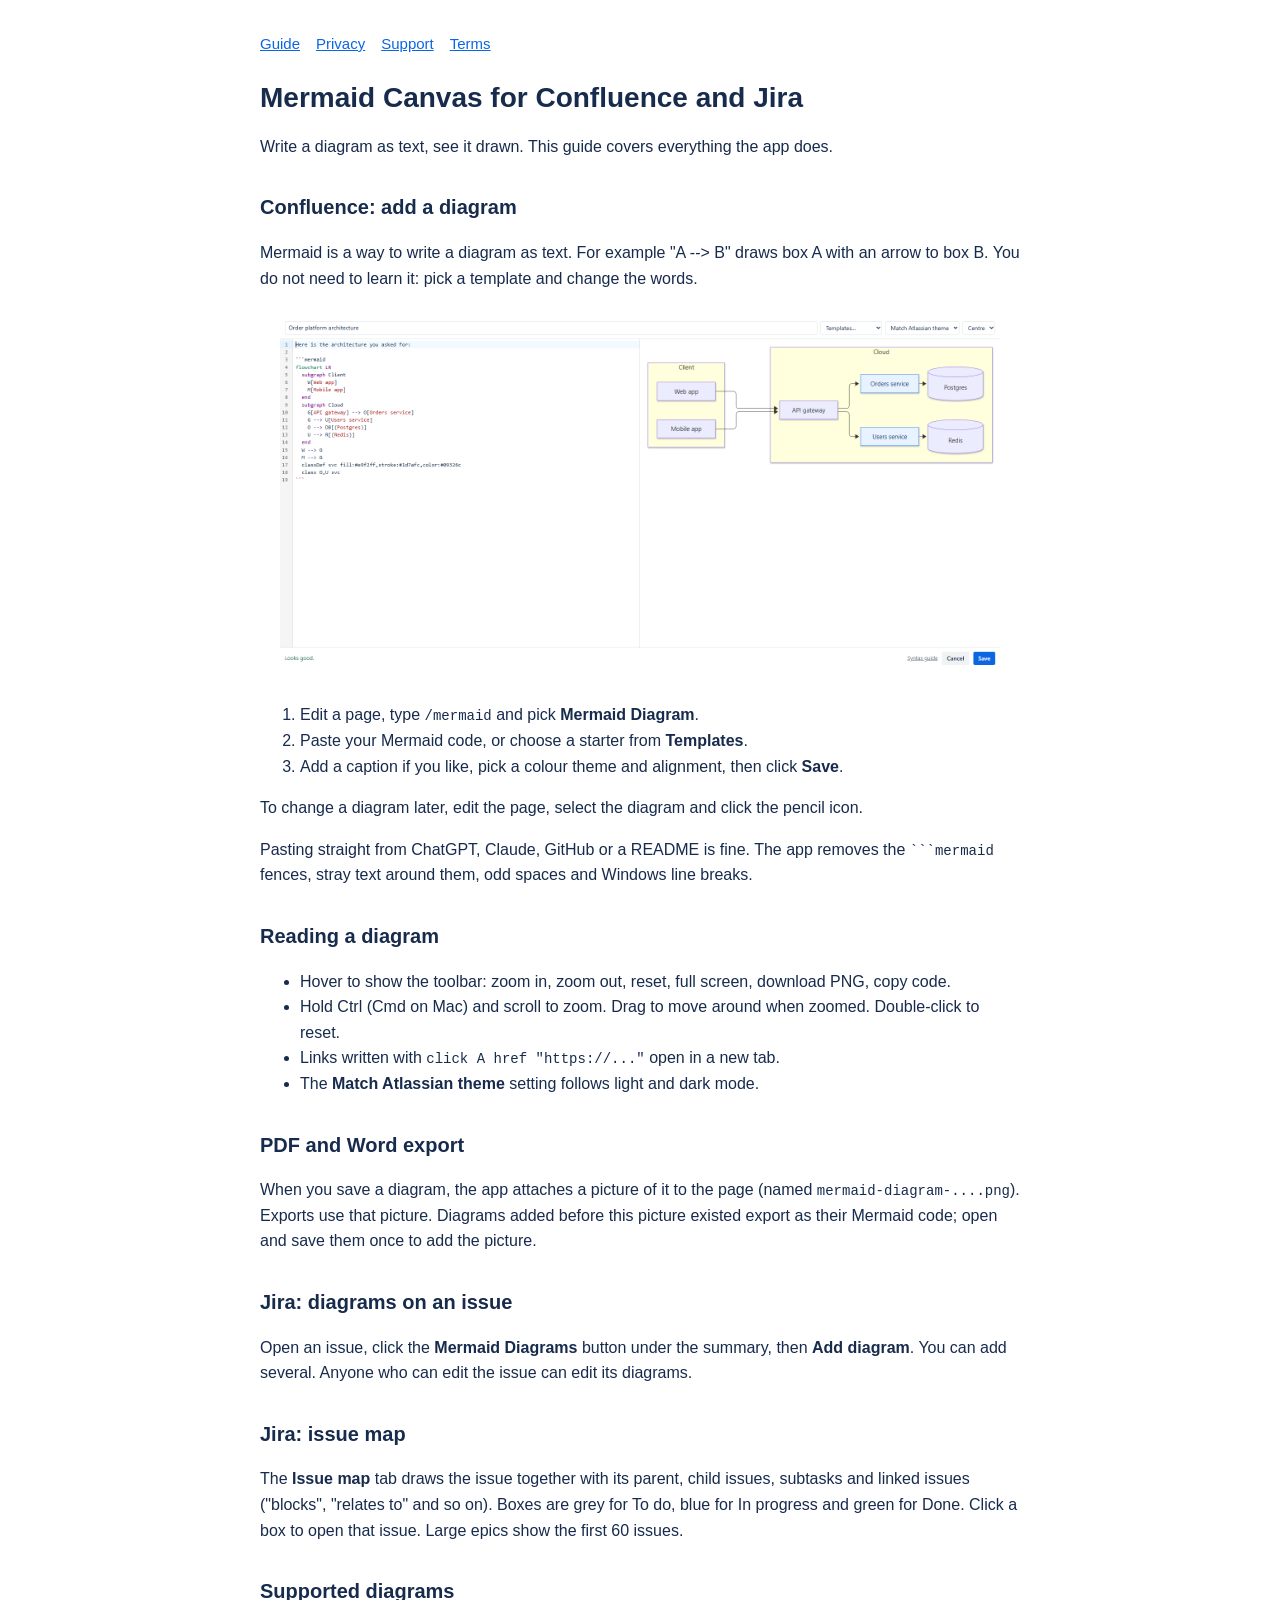
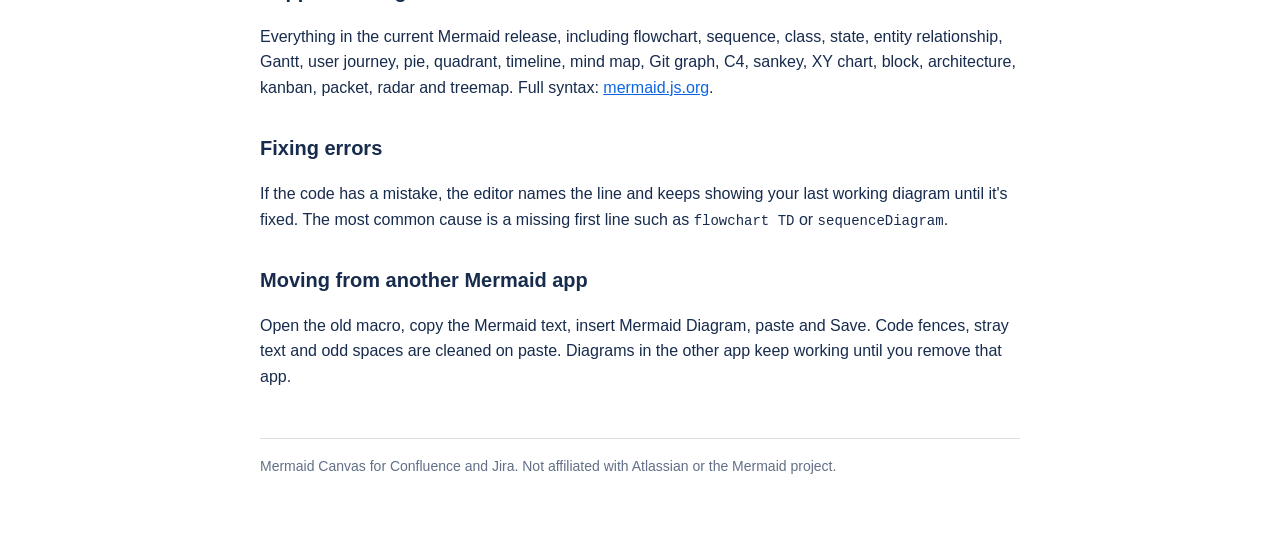
<file: index.html>
<!doctype html><html lang="en"><head><meta charset="utf-8"><meta name="viewport" content="width=device-width,initial-scale=1"><title>Mermaid Canvas: guide</title><link rel="stylesheet" href="style.css"></head><body><main><nav><a href="index.html">Guide</a><a href="privacy.html">Privacy</a><a href="support.html">Support</a><a href="terms.html">Terms</a></nav>
<h1>Mermaid Canvas for Confluence and Jira</h1>
<p>Write a diagram as text, see it drawn. This guide covers everything the app does.</p>
<h2>Confluence: add a diagram</h2>
<p>Mermaid is a way to write a diagram as text. For example "A --> B" draws box A with an arrow to box B. You do not need to learn it: pick a template and change the words.</p>
<img src="1-editor.png" alt="Editor with code on the left and the drawn diagram on the right" style="max-width:100%">
<ol><li>Edit a page, type <code>/mermaid</code> and pick <strong>Mermaid Diagram</strong>.</li>
<li>Paste your Mermaid code, or choose a starter from <strong>Templates</strong>.</li>
<li>Add a caption if you like, pick a colour theme and alignment, then click <strong>Save</strong>.</li></ol>
<p>To change a diagram later, edit the page, select the diagram and click the pencil icon.</p>
<p>Pasting straight from ChatGPT, Claude, GitHub or a README is fine. The app removes the <code>```mermaid</code> fences, stray text around them, odd spaces and Windows line breaks.</p>
<h2>Reading a diagram</h2>
<ul><li>Hover to show the toolbar: zoom in, zoom out, reset, full screen, download PNG, copy code.</li>
<li>Hold Ctrl (Cmd on Mac) and scroll to zoom. Drag to move around when zoomed. Double-click to reset.</li>
<li>Links written with <code>click A href "https://..."</code> open in a new tab.</li>
<li>The <strong>Match Atlassian theme</strong> setting follows light and dark mode.</li></ul>
<h2>PDF and Word export</h2>
<p>When you save a diagram, the app attaches a picture of it to the page (named <code>mermaid-diagram-....png</code>). Exports use that picture. Diagrams added before this picture existed export as their Mermaid code; open and save them once to add the picture.</p>
<h2>Jira: diagrams on an issue</h2>
<p>Open an issue, click the <strong>Mermaid Diagrams</strong> button under the summary, then <strong>Add diagram</strong>. You can add several. Anyone who can edit the issue can edit its diagrams.</p>
<h2>Jira: issue map</h2>
<p>The <strong>Issue map</strong> tab draws the issue together with its parent, child issues, subtasks and linked issues ("blocks", "relates to" and so on). Boxes are grey for To do, blue for In progress and green for Done. Click a box to open that issue. Large epics show the first 60 issues.</p>
<h2>Supported diagrams</h2>
<p>Everything in the current Mermaid release, including flowchart, sequence, class, state, entity relationship, Gantt, user journey, pie, quadrant, timeline, mind map, Git graph, C4, sankey, XY chart, block, architecture, kanban, packet, radar and treemap. Full syntax: <a href="https://mermaid.js.org/intro/syntax-reference.html">mermaid.js.org</a>.</p>
<h2>Fixing errors</h2>
<p>If the code has a mistake, the editor names the line and keeps showing your last working diagram until it's fixed. The most common cause is a missing first line such as <code>flowchart TD</code> or <code>sequenceDiagram</code>.</p>
<h2>Moving from another Mermaid app</h2><p>Open the old macro, copy the Mermaid text, insert Mermaid Diagram, paste and Save. Code fences, stray text and odd spaces are cleaned on paste. Diagrams in the other app keep working until you remove that app.</p>
<footer>Mermaid Canvas for Confluence and Jira. Not affiliated with Atlassian or the Mermaid project.</footer></main></body></html>
</file>
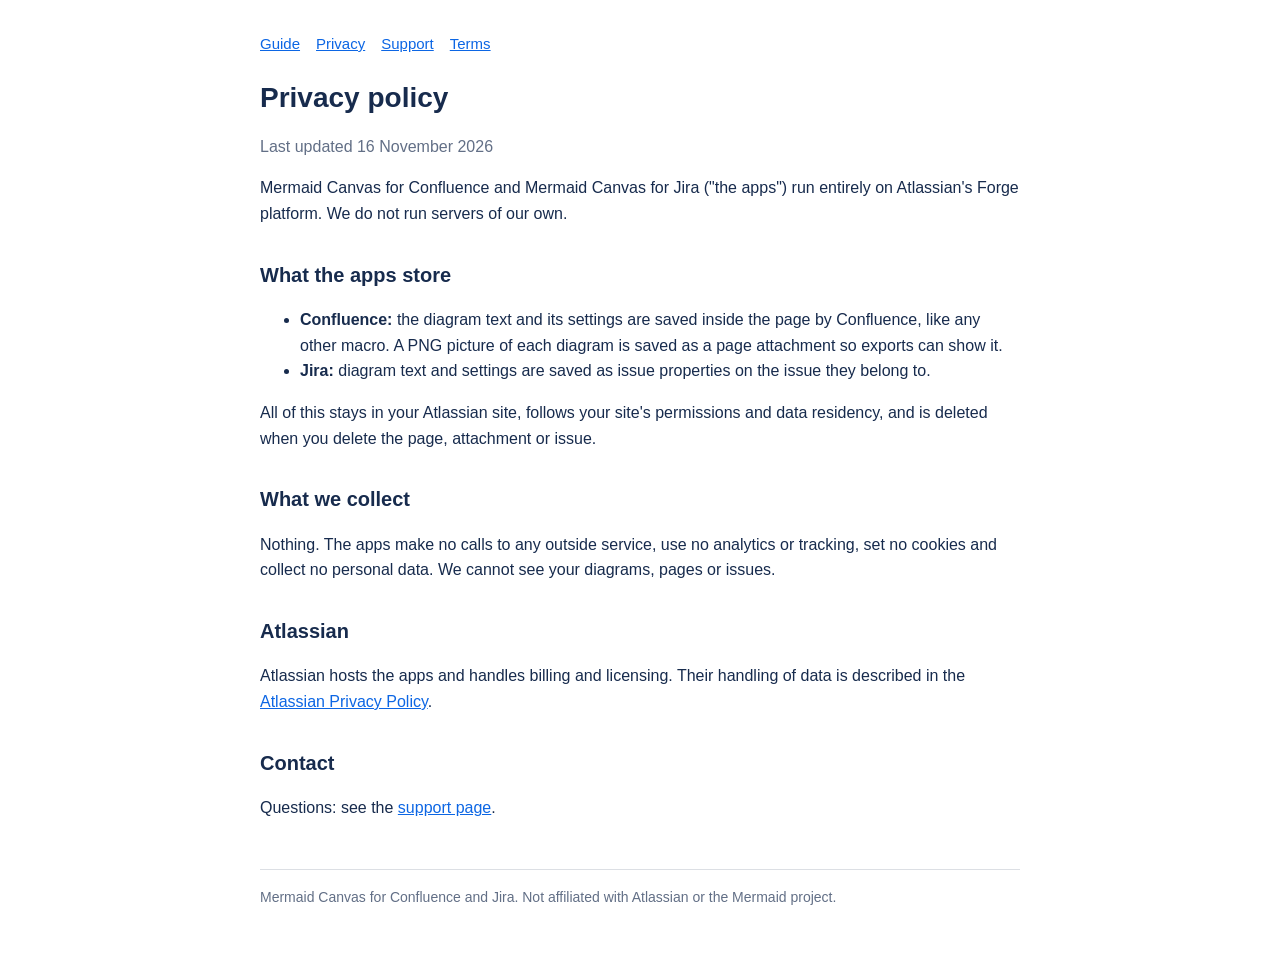
<file: privacy.html>
<!doctype html><html lang="en"><head><meta charset="utf-8"><meta name="viewport" content="width=device-width,initial-scale=1"><title>Mermaid Canvas: privacy</title><link rel="stylesheet" href="style.css"></head><body><main><nav><a href="index.html">Guide</a><a href="privacy.html">Privacy</a><a href="support.html">Support</a><a href="terms.html">Terms</a></nav>
<h1>Privacy policy</h1>
<p class="muted">Last updated 16 November 2026</p>
<p>Mermaid Canvas for Confluence and Mermaid Canvas for Jira ("the apps") run entirely on Atlassian's Forge platform. We do not run servers of our own.</p>
<h2>What the apps store</h2>
<ul><li><strong>Confluence:</strong> the diagram text and its settings are saved inside the page by Confluence, like any other macro. A PNG picture of each diagram is saved as a page attachment so exports can show it.</li>
<li><strong>Jira:</strong> diagram text and settings are saved as issue properties on the issue they belong to.</li></ul>
<p>All of this stays in your Atlassian site, follows your site's permissions and data residency, and is deleted when you delete the page, attachment or issue.</p>
<h2>What we collect</h2>
<p>Nothing. The apps make no calls to any outside service, use no analytics or tracking, set no cookies and collect no personal data. We cannot see your diagrams, pages or issues.</p>
<h2>Atlassian</h2>
<p>Atlassian hosts the apps and handles billing and licensing. Their handling of data is described in the <a href="https://www.atlassian.com/legal/privacy-policy">Atlassian Privacy Policy</a>.</p>
<h2>Contact</h2>
<p>Questions: see the <a href="support.html">support page</a>.</p>
<footer>Mermaid Canvas for Confluence and Jira. Not affiliated with Atlassian or the Mermaid project.</footer></main></body></html>
</file>
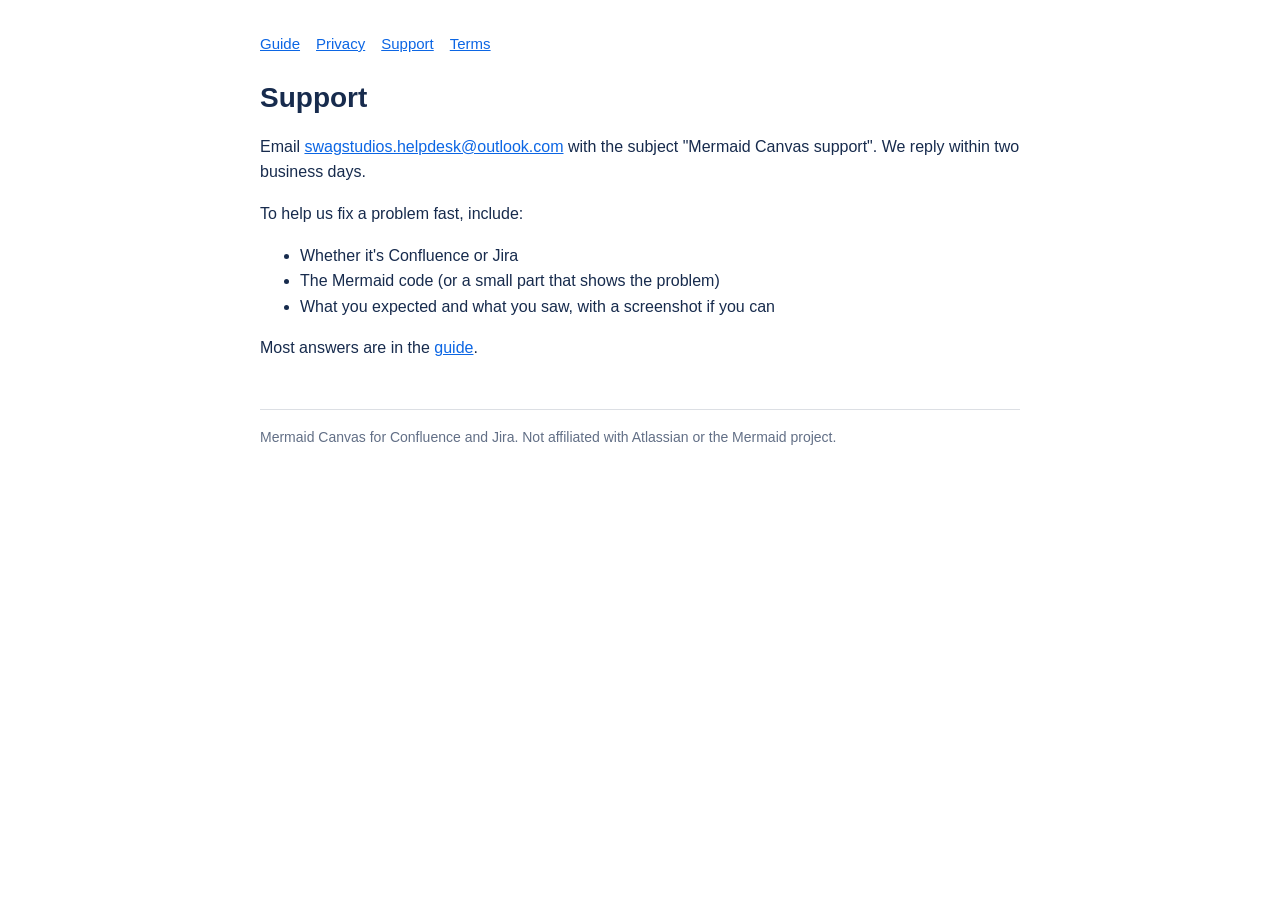
<file: support.html>
<!doctype html><html lang="en"><head><meta charset="utf-8"><meta name="viewport" content="width=device-width,initial-scale=1"><title>Mermaid Canvas: support</title><link rel="stylesheet" href="style.css"></head><body><main><nav><a href="index.html">Guide</a><a href="privacy.html">Privacy</a><a href="support.html">Support</a><a href="terms.html">Terms</a></nav>
<h1>Support</h1>
<p>Email <a href="mailto:swagstudios.helpdesk@outlook.com?subject=Mermaid%20Canvas%20support">swagstudios.helpdesk@outlook.com</a> with the subject "Mermaid Canvas support". We reply within two business days.</p>
<p>To help us fix a problem fast, include:</p>
<ul><li>Whether it's Confluence or Jira</li><li>The Mermaid code (or a small part that shows the problem)</li><li>What you expected and what you saw, with a screenshot if you can</li></ul>
<p>Most answers are in the <a href="index.html">guide</a>.</p>
<footer>Mermaid Canvas for Confluence and Jira. Not affiliated with Atlassian or the Mermaid project.</footer></main></body></html>
</file>
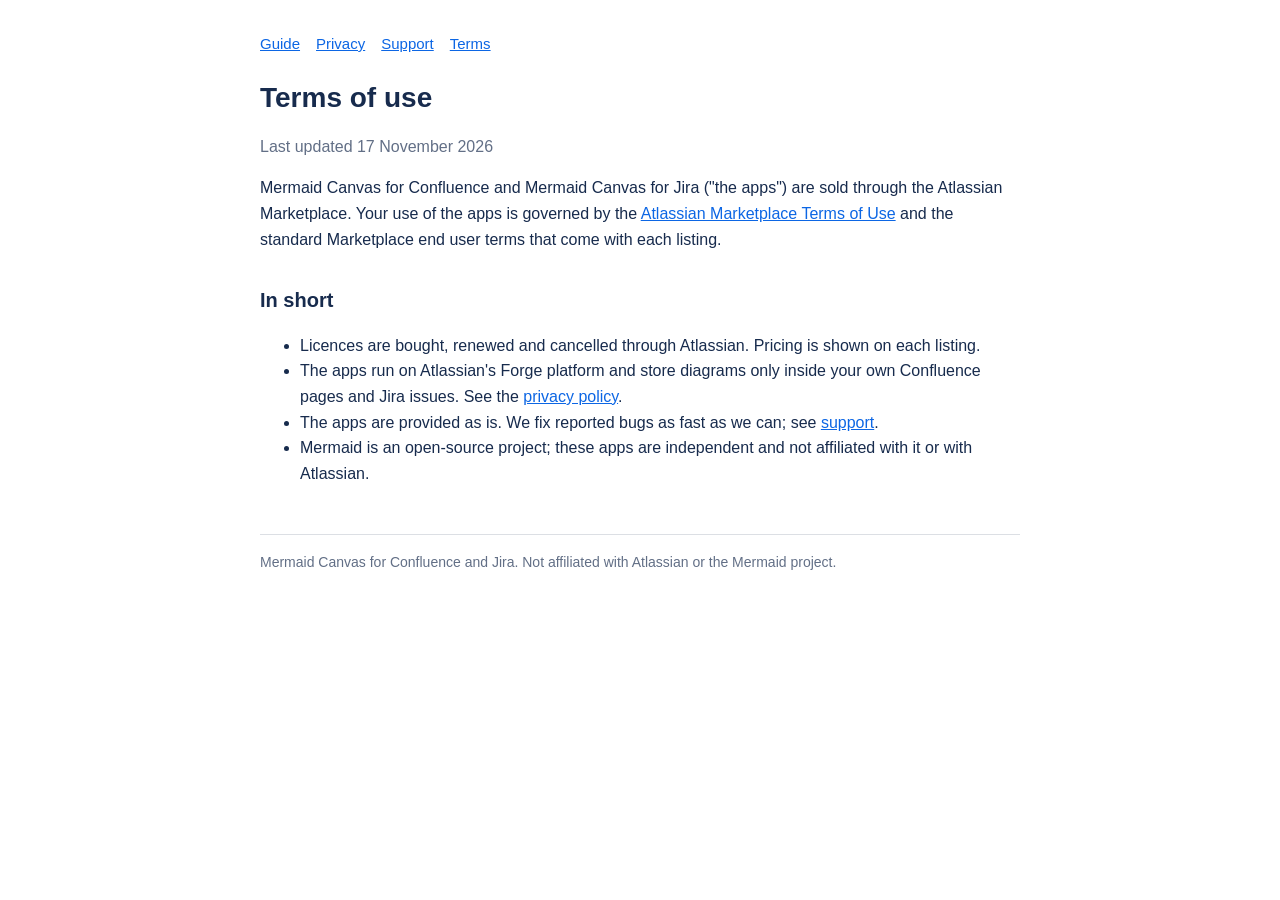
<file: terms.html>
<!doctype html><html lang="en"><head><meta charset="utf-8"><meta name="viewport" content="width=device-width,initial-scale=1"><title>Mermaid Canvas: terms</title><link rel="stylesheet" href="style.css"></head><body><main><nav><a href="index.html">Guide</a><a href="privacy.html">Privacy</a><a href="support.html">Support</a><a href="terms.html">Terms</a></nav>
<h1>Terms of use</h1>
<p class="muted">Last updated 17 November 2026</p>
<p>Mermaid Canvas for Confluence and Mermaid Canvas for Jira ("the apps") are sold through the Atlassian Marketplace. Your use of the apps is governed by the <a href="https://www.atlassian.com/licensing/marketplace/termsofuse">Atlassian Marketplace Terms of Use</a> and the standard Marketplace end user terms that come with each listing.</p>
<h2>In short</h2>
<ul><li>Licences are bought, renewed and cancelled through Atlassian. Pricing is shown on each listing.</li>
<li>The apps run on Atlassian's Forge platform and store diagrams only inside your own Confluence pages and Jira issues. See the <a href="privacy.html">privacy policy</a>.</li>
<li>The apps are provided as is. We fix reported bugs as fast as we can; see <a href="support.html">support</a>.</li>
<li>Mermaid is an open-source project; these apps are independent and not affiliated with it or with Atlassian.</li></ul>
<footer>Mermaid Canvas for Confluence and Jira. Not affiliated with Atlassian or the Mermaid project.</footer></main></body></html>
</file>
<file: style.css>
:root{--bg:#fff;--text:#172b4d;--muted:#626f86;--accent:#0c66e4;--line:#dcdfe4}
@media (prefers-color-scheme:dark){:root{--bg:#1d2125;--text:#c7d1db;--muted:#8c9bab;--accent:#579dff;--line:#38414a}}
body{margin:0;background:var(--bg);color:var(--text);font:16px/1.6 -apple-system,BlinkMacSystemFont,"Segoe UI",Roboto,Arial,sans-serif}
main{max-width:760px;margin:0 auto;padding:32px 16px 64px}
nav{display:flex;gap:16px;flex-wrap:wrap;margin-bottom:24px;font-size:15px}
a{color:var(--accent)} h1{font-size:28px;line-height:1.25} h2{margin-top:32px;font-size:20px}
code,pre{font-family:ui-monospace,Menlo,Consolas,monospace;font-size:14px} pre{background:rgba(127,127,127,.12);padding:12px;border-radius:6px;overflow-x:auto}
.muted{color:var(--muted)} footer{margin-top:48px;border-top:1px solid var(--line);padding-top:16px;font-size:14px;color:var(--muted)}
</file>
